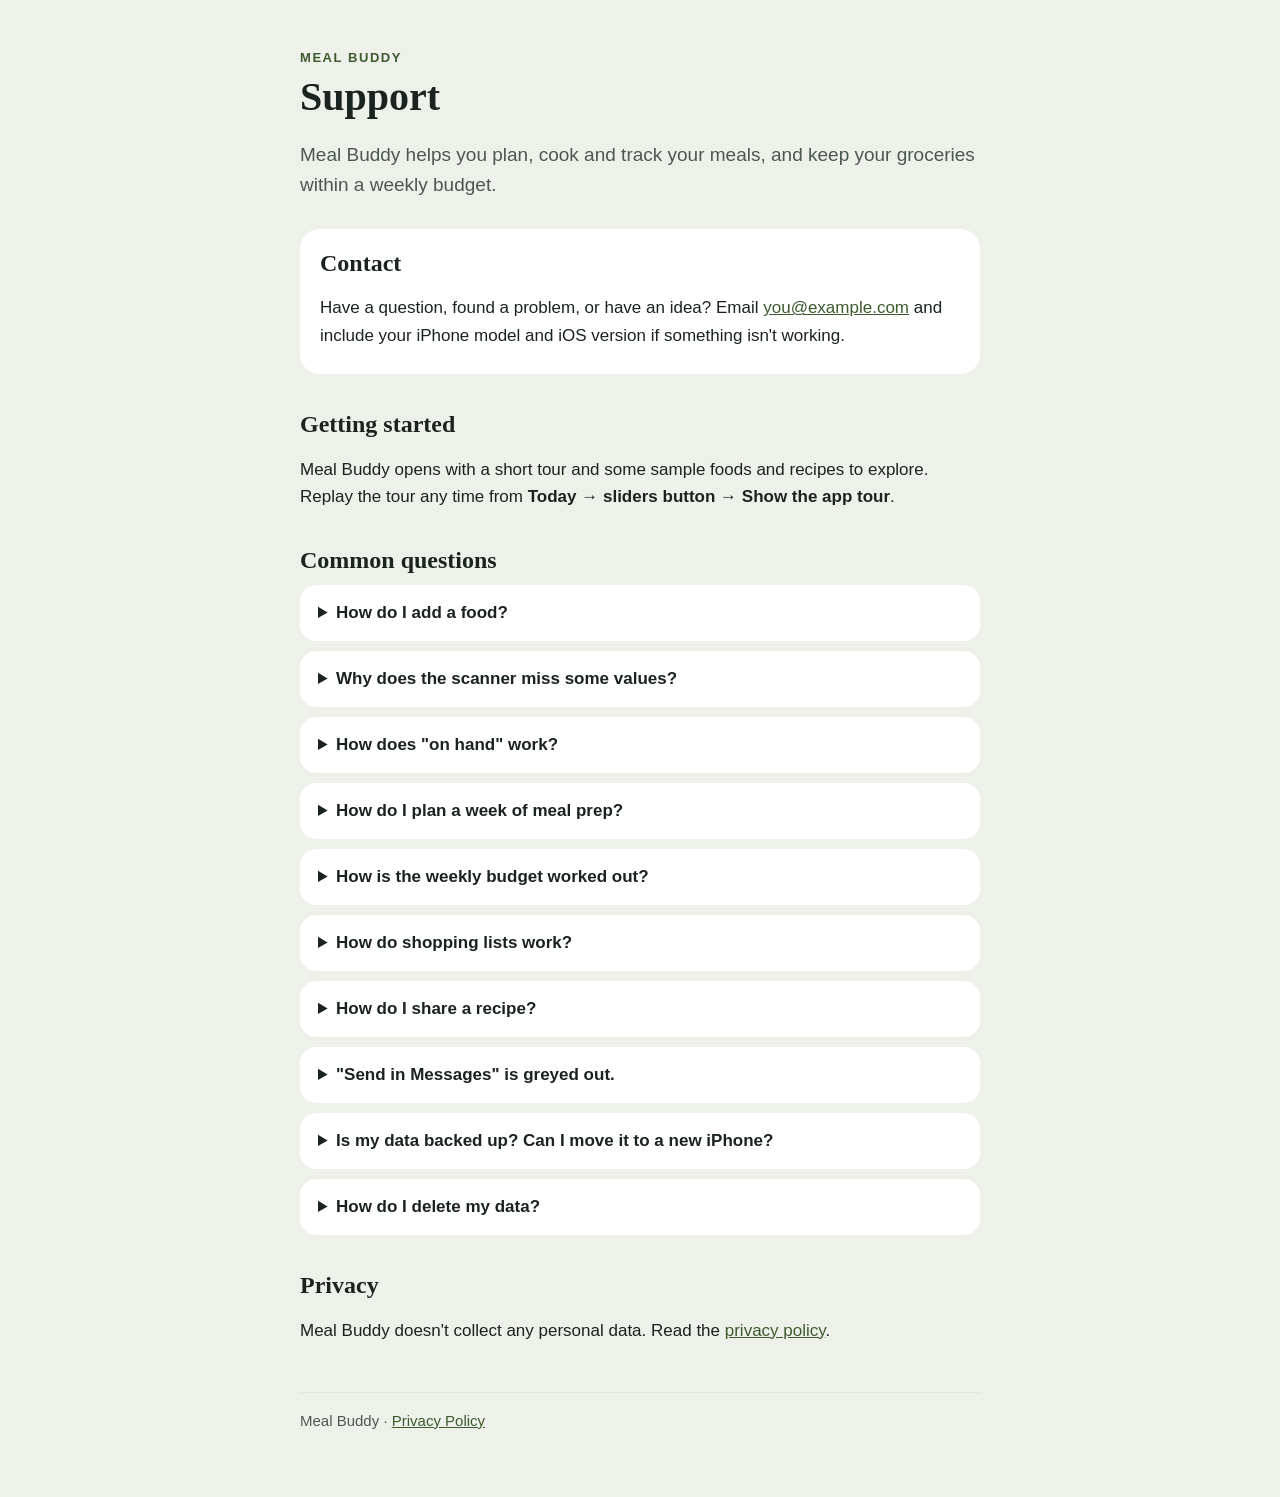
<file: index.html>
<!doctype html>
<html lang="en">
<head>
<meta charset="utf-8">
<meta name="viewport" content="width=device-width, initial-scale=1">
<title>Meal Buddy Support</title>
<meta name="description" content="Help with Meal Buddy: pantry, recipes, meal prep, daily logging, budgets, shopping lists and sharing recipes.">
<link rel="stylesheet" href="style.css">
</head>
<body>
<main>
  <p class="eyebrow">Meal Buddy</p>
  <h1>Support</h1>
  <p class="lead">Meal Buddy helps you plan, cook and track your meals, and keep your groceries within a weekly budget.</p>

  <div class="contact">
    <h2>Contact</h2>
    <p>Have a question, found a problem, or have an idea? Email <a href="mailto:you@example.com">you@example.com</a> and include your iPhone model and iOS version if something isn't working.</p>
  </div>

  <h2>Getting started</h2>
  <p>Meal Buddy opens with a short tour and some sample foods and recipes to explore. Replay the tour any time from <strong>Today → sliders button → Show the app tour</strong>.</p>

  <h2>Common questions</h2>

  <details>
    <summary>How do I add a food?</summary>
    <p>In <strong>Pantry</strong>, tap <strong>+</strong> and enter the details from the package's Nutrition Facts label, plus the price and the store you buy it from. Or tap <strong>Scan label</strong> to read the label with your camera; the nutrition values are filled in for you to check, and you add the name, price and store.</p>
  </details>

  <details>
    <summary>Why does the scanner miss some values?</summary>
    <p>Scanning works best with the Nutrition Facts panel flat, in good light and filling the frame. Curved or shiny packaging can be hard to read. Anything the scanner can't read is left blank for you to type in.</p>
  </details>

  <details>
    <summary>How does "on hand" work?</summary>
    <p>On a food's page, use <strong>Update amount</strong> to set what you have, or <strong>I bought…</strong> to add packages. Marking a recipe as made, logging a single food, and checking items off a shopping list all update the amount. Every change is listed on the food's page with an <strong>Undo</strong> button. Mark staples you never want counted, like olive oil, as <strong>Always have</strong>.</p>
  </details>

  <details>
    <summary>How do I plan a week of meal prep?</summary>
    <p>In <strong>Meal Prep</strong>, tap <strong>Add</strong> on a recipe and use <strong>+</strong> and <strong>−</strong> to set how many batches. Tap the <strong>Week of</strong> label to jump to any week. When you've cooked a recipe, tap <strong>Mark as made</strong> to take its ingredients out of your pantry.</p>
  </details>

  <details>
    <summary>How is the weekly budget worked out?</summary>
    <p><strong>Budget</strong> adds up the packages you need to buy for that week's prep, skipping anything you already have on hand and anything marked Always have. Money you don't spend rolls into the next week (you can turn that off or set a limit in <strong>History</strong>). In History you can also enter what you actually spent.</p>
  </details>

  <details>
    <summary>How do shopping lists work?</summary>
    <p>From <strong>Budget</strong>, tap <strong>Shopping list</strong>. Items are grouped by store and in aisle order. Checking an item off adds it to your pantry; tap an item to update its shelf price. You can share a store's list as text or add it to Reminders.</p>
  </details>

  <details>
    <summary>How do I share a recipe?</summary>
    <p>Open a recipe and tap the share button, then type a phone number or pick a contact and tap <strong>Send in Messages</strong>. The message includes a recipe card anyone can read and a recipe file. If the person has Meal Buddy, opening the file shows the recipe with an <strong>Add to my recipes</strong> button.</p>
  </details>

  <details>
    <summary>"Send in Messages" is greyed out.</summary>
    <p>Your iPhone needs to be able to send texts with attachments (Messages turned on and a SIM or iMessage set up). You can still use <strong>Share another way</strong> to send the card and recipe file by AirDrop, Mail or another app.</p>
  </details>

  <details>
    <summary>Is my data backed up? Can I move it to a new iPhone?</summary>
    <p>Meal Buddy keeps everything on your iPhone. It's included in your iPhone's iCloud or computer backup, so restoring a backup to a new iPhone brings it along. Meal Buddy doesn't sync between devices.</p>
  </details>

  <details>
    <summary>How do I delete my data?</summary>
    <p>Delete individual foods and recipes from their Edit screens, or delete the app to remove everything it stored on your iPhone. Meal Buddy has no servers, so there's nothing stored anywhere else.</p>
  </details>

  <h2>Privacy</h2>
  <p>Meal Buddy doesn't collect any personal data. Read the <a href="privacy.html">privacy policy</a>.</p>

  <footer>Meal Buddy · <a href="privacy.html">Privacy Policy</a></footer>
</main>
</body>
</html>
</file>
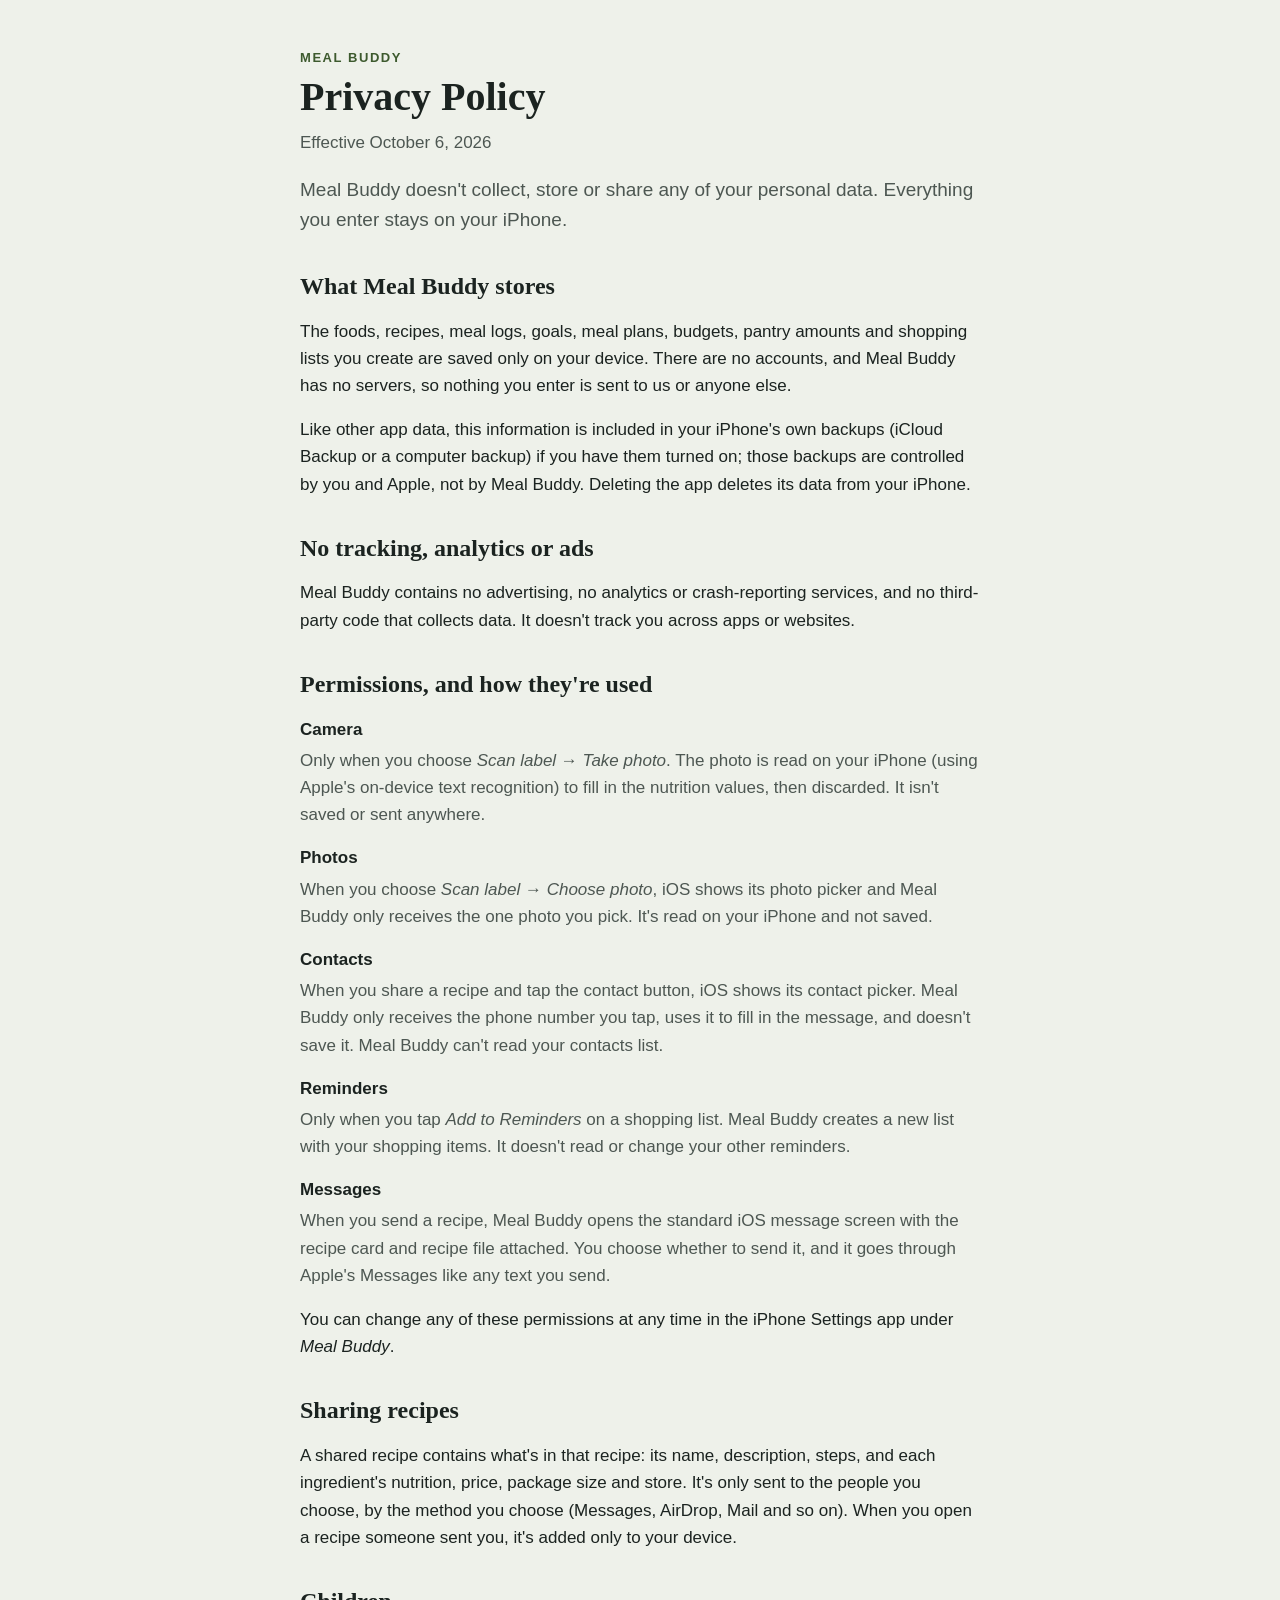
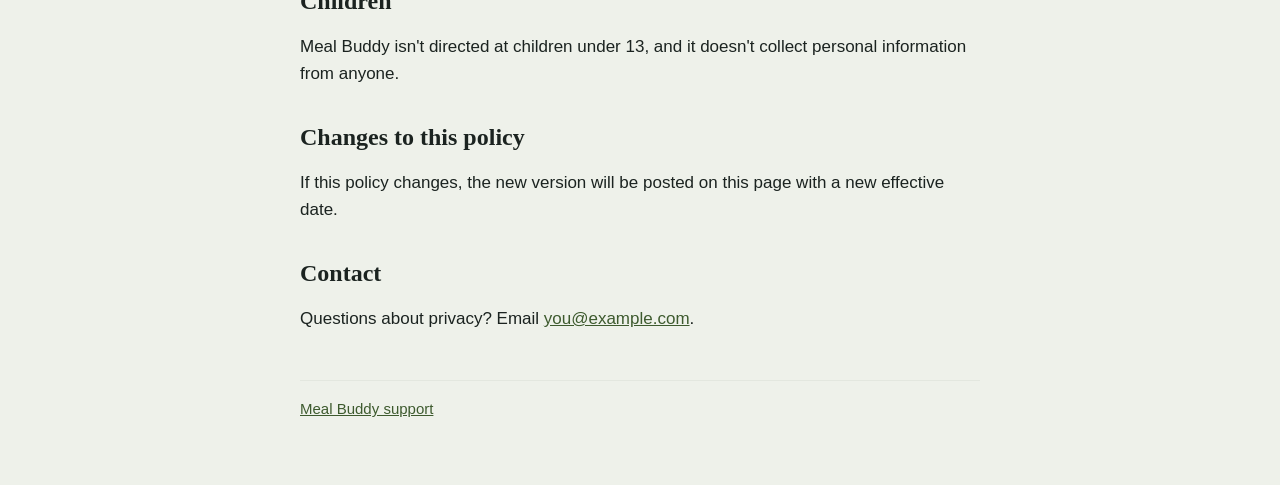
<file: privacy.html>
<!doctype html>
<html lang="en">
<head>
<meta charset="utf-8">
<meta name="viewport" content="width=device-width, initial-scale=1">
<title>Meal Buddy Privacy Policy</title>
<meta name="description" content="Meal Buddy doesn't collect any personal data. Everything you enter stays on your iPhone.">
<link rel="stylesheet" href="style.css">
</head>
<body>
<main>
  <p class="eyebrow">Meal Buddy</p>
  <h1>Privacy Policy</h1>
  <p class="meta">Effective October 6, 2026</p>

  <p class="lead">Meal Buddy doesn't collect, store or share any of your personal data. Everything you enter stays on your iPhone.</p>

  <h2>What Meal Buddy stores</h2>
  <p>The foods, recipes, meal logs, goals, meal plans, budgets, pantry amounts and shopping lists you create are saved only on your device. There are no accounts, and Meal Buddy has no servers, so nothing you enter is sent to us or anyone else.</p>
  <p>Like other app data, this information is included in your iPhone's own backups (iCloud Backup or a computer backup) if you have them turned on; those backups are controlled by you and Apple, not by Meal Buddy. Deleting the app deletes its data from your iPhone.</p>

  <h2>No tracking, analytics or ads</h2>
  <p>Meal Buddy contains no advertising, no analytics or crash-reporting services, and no third-party code that collects data. It doesn't track you across apps or websites.</p>

  <h2>Permissions, and how they're used</h2>
  <dl>
    <dt>Camera</dt>
    <dd>Only when you choose <em>Scan label</em> → <em>Take photo</em>. The photo is read on your iPhone (using Apple's on-device text recognition) to fill in the nutrition values, then discarded. It isn't saved or sent anywhere.</dd>
    <dt>Photos</dt>
    <dd>When you choose <em>Scan label</em> → <em>Choose photo</em>, iOS shows its photo picker and Meal Buddy only receives the one photo you pick. It's read on your iPhone and not saved.</dd>
    <dt>Contacts</dt>
    <dd>When you share a recipe and tap the contact button, iOS shows its contact picker. Meal Buddy only receives the phone number you tap, uses it to fill in the message, and doesn't save it. Meal Buddy can't read your contacts list.</dd>
    <dt>Reminders</dt>
    <dd>Only when you tap <em>Add to Reminders</em> on a shopping list. Meal Buddy creates a new list with your shopping items. It doesn't read or change your other reminders.</dd>
    <dt>Messages</dt>
    <dd>When you send a recipe, Meal Buddy opens the standard iOS message screen with the recipe card and recipe file attached. You choose whether to send it, and it goes through Apple's Messages like any text you send.</dd>
  </dl>
  <p>You can change any of these permissions at any time in the iPhone Settings app under <em>Meal Buddy</em>.</p>

  <h2>Sharing recipes</h2>
  <p>A shared recipe contains what's in that recipe: its name, description, steps, and each ingredient's nutrition, price, package size and store. It's only sent to the people you choose, by the method you choose (Messages, AirDrop, Mail and so on). When you open a recipe someone sent you, it's added only to your device.</p>

  <h2>Children</h2>
  <p>Meal Buddy isn't directed at children under 13, and it doesn't collect personal information from anyone.</p>

  <h2>Changes to this policy</h2>
  <p>If this policy changes, the new version will be posted on this page with a new effective date.</p>

  <h2>Contact</h2>
  <p>Questions about privacy? Email <a href="mailto:you@example.com">you@example.com</a>.</p>

  <footer><a href="index.html">Meal Buddy support</a></footer>
</main>
</body>
</html>
</file>
<file: style.css>
/* Meal Buddy support site: the app's palette and type. */
:root {
  --background: #EEF1EA;
  --card: #FFFFFF;
  --text: #1B2320;
  --secondary: #4D5752;
  --accent: #3D5A2E;
  --divider: #E3E7DF;
  --chip: #E3ECD8;
}

* { box-sizing: border-box; }

body {
  margin: 0;
  background: var(--background);
  color: var(--text);
  font: 17px/1.6 -apple-system, BlinkMacSystemFont, "Segoe UI", Roboto, Helvetica, Arial, sans-serif;
}

main {
  max-width: 720px;
  margin: 0 auto;
  padding: 48px 20px 64px;
}

h1, h2 {
  font-family: "New York", ui-serif, Georgia, "Times New Roman", serif;
  line-height: 1.2;
}

h1 { font-size: 40px; margin: 4px 0 8px; }
h2 { font-size: 24px; margin: 36px 0 8px; }

.eyebrow {
  margin: 0;
  color: var(--accent);
  font-size: 13px;
  font-weight: 600;
  letter-spacing: 0.12em;
  text-transform: uppercase;
}

.meta { color: var(--secondary); margin-top: 0; }
.lead { font-size: 19px; color: var(--secondary); }

a { color: var(--accent); }

dt { font-weight: 600; margin-top: 16px; }
dd { margin: 4px 0 0; color: var(--secondary); }

.contact {
  background: var(--card);
  border-radius: 20px;
  padding: 4px 20px 8px;
  margin: 28px 0;
}
.contact h2 { margin-top: 16px; }

details {
  background: var(--card);
  border-radius: 16px;
  padding: 14px 18px;
  margin: 10px 0;
}
summary {
  cursor: pointer;
  font-weight: 600;
  min-height: 28px;
}
details p { color: var(--secondary); margin: 10px 0 2px; }

footer {
  margin-top: 48px;
  padding-top: 16px;
  border-top: 1px solid var(--divider);
  color: var(--secondary);
  font-size: 15px;
}
</file>
